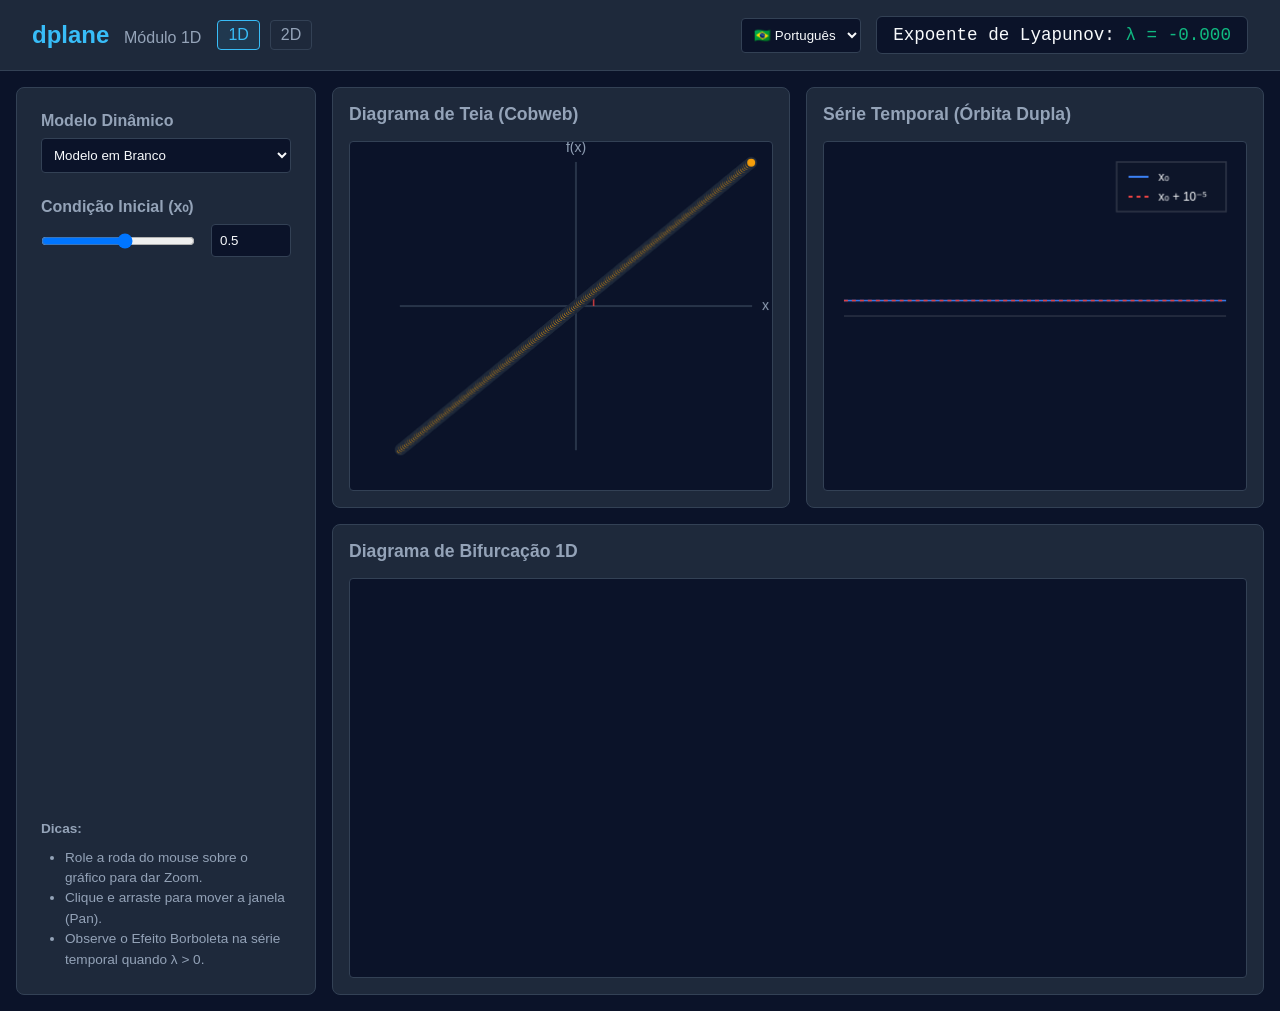
<file: index.html>
<!DOCTYPE html>
<html lang="pt-BR">
<head>
    <meta charset="UTF-8">
    <meta name="viewport" content="width=device-width, initial-scale=1.0">
    <title>dplane | Sistemas Dinâmicos Discretos</title>
    <link rel="stylesheet" href="css/main.css">
</head>
<body>
   <header class="top-bar">
        <h1>
            <span data-i18n="title.main">dplane</span> 
            <span class="subtitle" data-i18n="title.module">Módulo 1D</span>
        </h1>
        
        <!-- Navegação entre os módulos -->
        <nav class="module-nav" style="margin-left: 1rem; display: flex; gap: 10px;">
            <a href="index.html" class="nav-btn active" style="color: var(--accent); text-decoration: none; padding: 5px 10px; border: 1px solid var(--accent); border-radius: 4px; background: rgba(56, 189, 248, 0.1);">1D</a>
            <a href="2d.html" class="nav-btn" style="color: var(--text-muted); text-decoration: none; padding: 5px 10px; border: 1px solid var(--border); border-radius: 4px;">2D</a>
        </nav>
        
        <!-- Seletor de Idiomas -->
        <div class="lang-selector" style="margin-left: auto; margin-right: 15px;">
            <select id="lang-select">
                <option value="pt">🇧🇷 Português</option>
                <option value="en">🇺🇸 English</option>
                <option value="es">🇪🇸 Español</option>
            </select>
        </div>

        <div class="diagnostic-badge">
            <span data-i18n="label.lyapunov">Expoente de Lyapunov:</span> <span id="lyapunov-value">Calculando...</span>
        </div>
    </header>

    <main class="dashboard">
        <!-- Painel de Controles Lateral -->
        <aside class="control-panel">
            <div class="control-group">
                <label for="model-select" data-i18n="label.model">Modelo Dinâmico</label>
                <select id="model-select"></select>
            </div>

            <div class="control-group">
                <label data-i18n="label.initial_condition">Condição Inicial (x₀)</label>
                <div class="input-row">
                    <input type="range" id="x0-slider" min="0" max="1" step="0.01">
                    <input type="number" id="x0-input" step="0.01">
                </div>
            </div>

            <div id="sliders-container" class="sliders-container">
                <!-- Sliders injetados pelo app.js entrarão aqui -->
            </div>
            
            <div class="instructions">
                <p><strong data-i18n="tips.title">Dicas:</strong></p>
                <ul>
                    <li data-i18n="tips.zoom">Role a roda do mouse sobre o gráfico para dar Zoom.</li>
                    <li data-i18n="tips.pan">Clique e arraste para mover a janela (Pan).</li>
                    <li data-i18n="tips.butterfly">Observe o Efeito Borboleta na série temporal quando λ > 0.</li>
                </ul>
            </div>
        </aside>

        <!-- Área dos Gráficos -->
        <section class="plots-area">
            <div class="plot-card">
                <h2 data-i18n="plot.cobweb">Diagrama de Teia (Cobweb)</h2>
                <canvas id="cobweb-canvas"></canvas>
            </div>
            <div class="plot-card">
                <h2 data-i18n="plot.timeseries">Série Temporal (Órbita Dupla)</h2>
                <canvas id="timeseries-canvas"></canvas>
            </div>
            <div class="plot-card full-width">
                <h2 data-i18n="plot.bifurcation">Diagrama de Bifurcação 1D</h2>
                <canvas id="bifurcation-canvas"></canvas>
            </div>
        </section>
    </main>

<!-- Carrega o aplicativo como módulo ES6 -->
    <script type="module" src="js/app.js?v=2"></script>
</body>
</html>
</file>
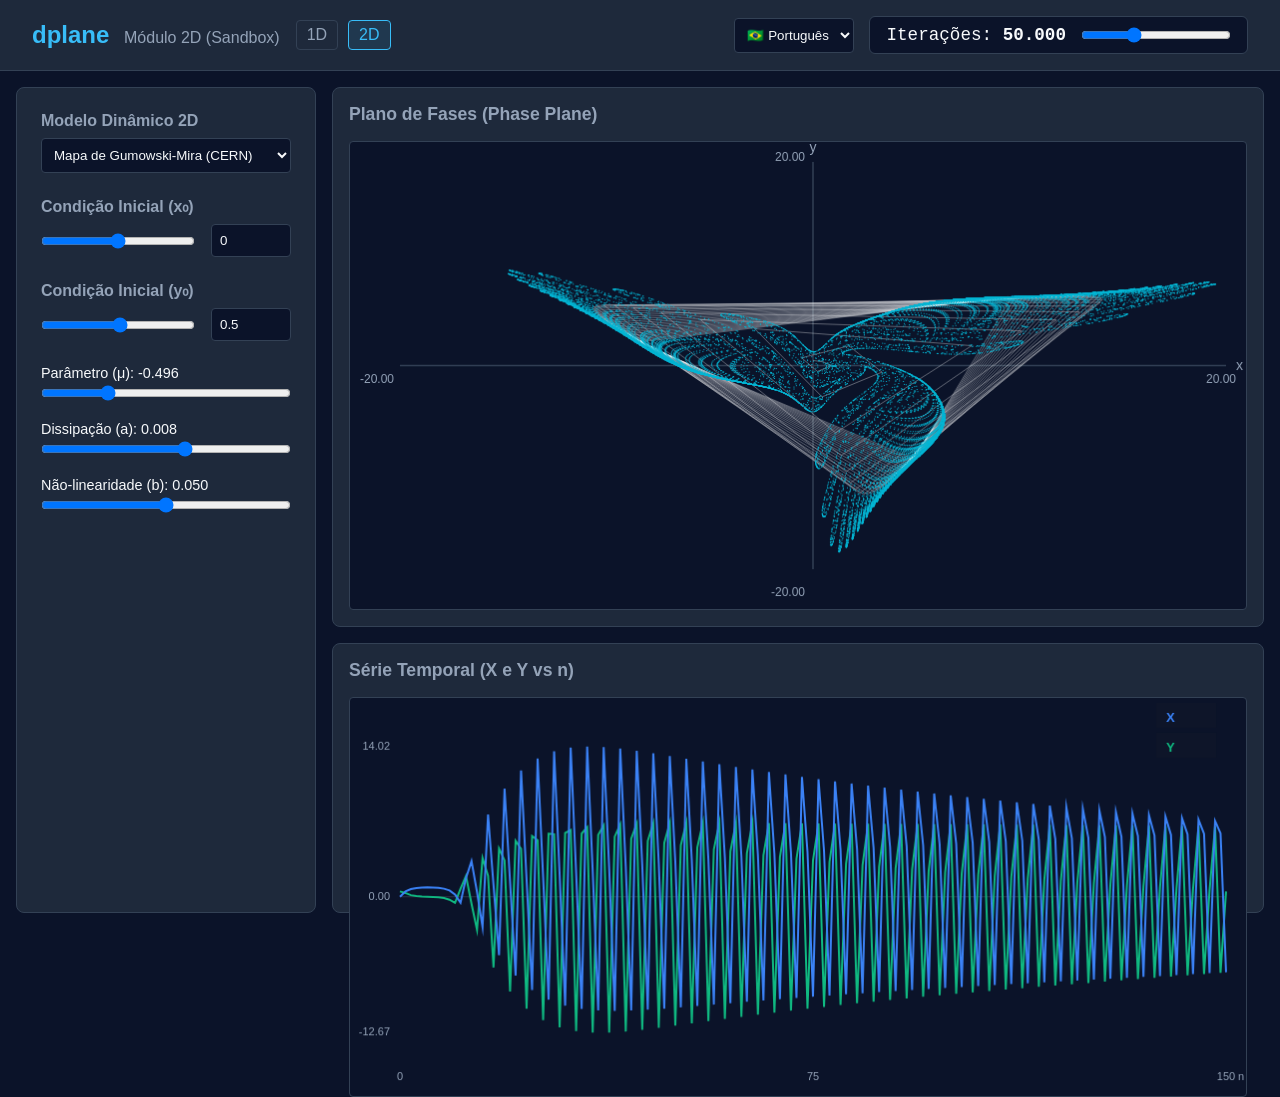
<file: 2d.html>
<!DOCTYPE html>
<html lang="pt-BR">
<head>
    <meta charset="UTF-8">
    <meta name="viewport" content="width=device-width, initial-scale=1.0">
    <title>dplane | Módulo 2D</title>
    <link rel="stylesheet" href="css/main.css">
</head>
<body>
    <header class="top-bar">
        <h1>
            <span data-i18n="title.main">dplane</span> 
            <span class="subtitle" data-i18n="title.module2d">Módulo 2D (Sandbox)</span>
        </h1>
        
        <!-- Navegação entre os módulos -->
        <nav class="module-nav" style="margin-left: 1rem; display: flex; gap: 10px;">
            <a href="index.html" class="nav-btn" style="color: var(--text-muted); text-decoration: none; padding: 5px 10px; border: 1px solid var(--border); border-radius: 4px;">1D</a>
            <a href="2d.html" class="nav-btn active" style="color: var(--accent); text-decoration: none; padding: 5px 10px; border: 1px solid var(--accent); border-radius: 4px; background: rgba(56, 189, 248, 0.1);">2D</a>
        </nav>
        
        <!-- Seletor de Idiomas (Importado da lógica do 1D) -->
        <div class="lang-selector" style="margin-left: auto; margin-right: 15px;">
            <select id="lang-select">
                <option value="pt">🇧🇷 Português</option>
                <option value="en">🇺🇸 English</option>
                <option value="es">🇪🇸 Español</option>
            </select>
        </div>
<div class="diagnostic-badge" style="display: flex; align-items: center; gap: 15px;">
            <div style="min-width: 120px; text-align: right;">
                <span data-i18n="label.iterations">Iterações:</span> 
                <strong id="iterations-value">50.000</strong>
            </div>
            <input type="range" id="iterations-slider" min="100" max="150000" step="500" value="50000" 
                   style="width: 150px; cursor: pointer;" title="Arraste para ver a evolução da órbita">
        </div>
    </header>

    <main class="dashboard">
        <aside class="control-panel">
            <div class="control-group">
                <label data-i18n="label.model2d">Modelo Dinâmico 2D</label>
                <select id="model-select"></select>
            </div>

            <div class="control-group">
                <label data-i18n="label.initial_condition_x">Condição Inicial (x₀)</label>
                <div class="input-row">
                    <input type="range" id="x0-slider" min="-20" max="20" step="0.1">
                    <input type="number" id="x0-input" step="0.1">
                </div>
            </div>

            <div class="control-group">
                <label data-i18n="label.initial_condition_y">Condição Inicial (y₀)</label>
                <div class="input-row">
                    <input type="range" id="y0-slider" min="-20" max="20" step="0.1">
                    <input type="number" id="y0-input" step="0.1">
                </div>
            </div>

            <div id="sliders-container" class="sliders-container">
                <!-- Sliders injetados aqui -->
            </div>
        </aside>

        <section class="plots-area" style="grid-template-columns: 1fr;">
            <div class="plot-card full-width" style="height: 60vh; display: flex; flex-direction: column;">
                <h2 data-i18n="plot.phaseplane">Plano de Fases (Phase Plane)</h2>
                <canvas id="phase-plane-canvas" style="flex: 1; width: 100%;"></canvas>
            </div>
            
            <div class="plot-card full-width" style="height: 30vh; display: flex; flex-direction: column;">
                <h2 data-i18n="plot.timeseries2d">Série Temporal (X e Y vs n)</h2>
                <canvas id="timeseries-2d-canvas" style="flex: 1; width: 100%;"></canvas>
            </div>
        </section>
    </main>

    <script type="module" src="js/app-2d.js"></script>
</body>
</html>
</file>
<file: css/main.css>
/* css/main.css */
:root {
    --bg-dark: #0b1329;
    --panel-bg: #1e293b;
    --text-main: #f8fafc;
    --text-muted: #94a3b8;
    --accent: #38bdf8;
    --border: #334155;
}

* {
    box-sizing: border-box;
    margin: 0;
    padding: 0;
}

body {
    font-family: -apple-system, BlinkMacSystemFont, "Segoe UI", Roboto, Helvetica, Arial, sans-serif;
    background-color: var(--bg-dark);
    color: var(--text-main);
    display: flex;
    flex-direction: column;
    min-height: 100vh;
}

.top-bar {
    display: flex;
    justify-content: space-between;
    align-items: center;
    padding: 1rem 2rem;
    background-color: var(--panel-bg);
    border-bottom: 1px solid var(--border);
}

.top-bar h1 {
    font-size: 1.5rem;
    color: var(--accent);
}

.subtitle {
    font-size: 1rem;
    color: var(--text-muted);
    font-weight: normal;
    margin-left: 0.5rem;
}

.diagnostic-badge {
    background-color: var(--bg-dark);
    padding: 0.5rem 1rem;
    border-radius: 6px;
    font-family: monospace;
    font-size: 1.1rem;
    border: 1px solid var(--border);
}

.dashboard {
    display: flex;
    flex: 1;
    padding: 1rem;
    gap: 1rem;
}

.control-panel {
    width: 300px;
    background-color: var(--panel-bg);
    padding: 1.5rem;
    border-radius: 8px;
    display: flex;
    flex-direction: column;
    gap: 1.5rem;
    border: 1px solid var(--border);
}

.control-group label {
    display: block;
    margin-bottom: 0.5rem;
    font-weight: 600;
    color: var(--text-muted);
}

select, input[type="number"] {
    width: 100%;
    padding: 0.5rem;
    background-color: var(--bg-dark);
    color: var(--text-main);
    border: 1px solid var(--border);
    border-radius: 4px;
}

.input-row {
    display: flex;
    align-items: center;
    gap: 1rem;
}

.input-row input[type="range"] {
    flex: 1;
}

.input-row input[type="number"] {
    width: 80px;
}

.slider-group {
    margin-bottom: 1rem;
}

.slider-group label {
    display: block;
    margin-bottom: 0.25rem;
    font-size: 0.9rem;
}

.slider-group input[type="range"] {
    width: 100%;
}

.instructions {
    margin-top: auto;
    font-size: 0.85rem;
    color: var(--text-muted);
    line-height: 1.5;
}

.instructions ul {
    padding-left: 1.5rem;
    margin-top: 0.5rem;
}

.plots-area {
    flex: 1;
    display: grid;
    grid-template-columns: 1fr 1fr;
    grid-template-rows: auto auto;
    gap: 1rem;
}

.plot-card {
    background-color: var(--panel-bg);
    border-radius: 8px;
    padding: 1rem;
    border: 1px solid var(--border);
    display: flex;
    flex-direction: column;
}

.plot-card.full-width {
    grid-column: 1 / -1;
}

.plot-card h2 {
    font-size: 1.1rem;
    margin-bottom: 1rem;
    color: var(--text-muted);
}

canvas {
    width: 100%;
    height: 350px;
    background-color: var(--bg-dark);
    border-radius: 4px;
    border: 1px solid var(--border);
    cursor: crosshair;
}

.plot-card.full-width canvas {
    height: 400px;
}
/* Estilos para os limites ajustáveis dos sliders */
.slider-bounds-row {
    display: flex;
    align-items: center;
    gap: 0.5rem;
}

.slider-bounds-row input[type="range"] {
    flex: 1;
}

.bound-input {
    width: 65px !important;
    padding: 0.25rem !important;
    font-size: 0.85rem;
    text-align: center;
    background-color: var(--bg-dark);
    color: var(--text-muted);
    border: 1px solid var(--border);
    border-radius: 4px;
    -moz-appearance: textfield; /* Remove as setinhas no Firefox */
}

/* Remove as setinhas numéricas no Chrome/Edge */
.bound-input::-webkit-outer-spin-button,
.bound-input::-webkit-inner-spin-button {
    -webkit-appearance: none;
    margin: 0;
}
</file>
